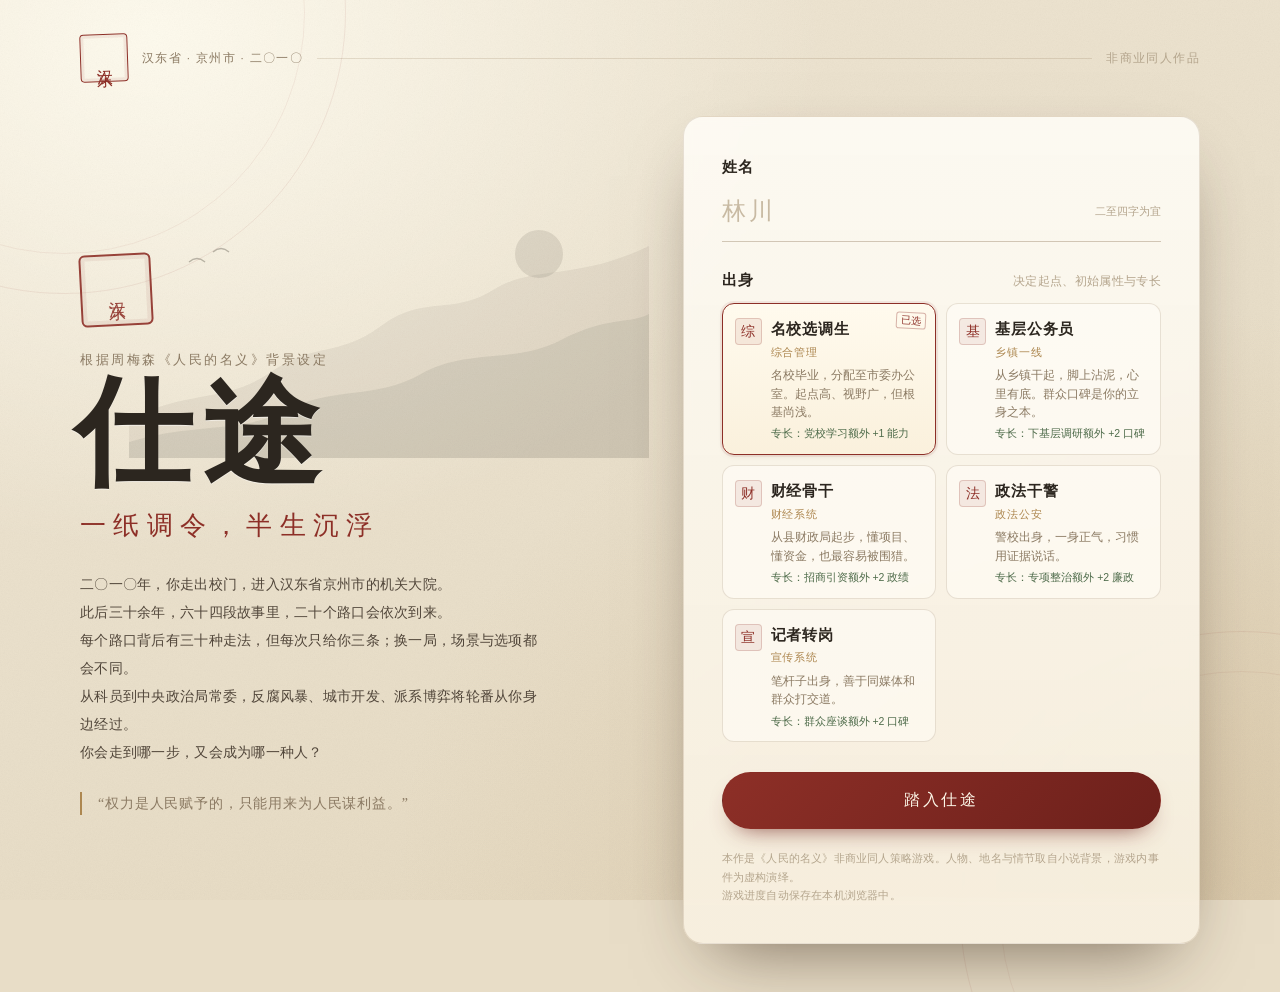
<file: index.html>
<!DOCTYPE html>
<html lang="zh-CN">
<head>
<meta charset="UTF-8">
<meta name="viewport" content="width=device-width, initial-scale=1, viewport-fit=cover">
<meta name="theme-color" content="#efe6d3">
<title>汉东仕途 · 人民的名义同人策略游戏</title>
<link rel="stylesheet" href="css/style.css">
</head>
<body>
<div class="stage-grain" aria-hidden="true"></div>
<div class="stage-ornament stage-ornament--tl" aria-hidden="true"></div>
<div class="stage-ornament stage-ornament--br" aria-hidden="true"></div>

<div id="app">

  <!-- ================= 开始页 ================= -->
  <section id="start-screen" class="screen start-screen">
    <div class="start-shell">
      <header class="start-topline">
        <span class="brand-mark">汉东</span>
        <span class="start-topline__text">汉东省 · 京州市 · 二〇一〇</span>
        <span class="start-topline__rule"></span>
        <span class="start-topline__note">非商业同人作品</span>
      </header>

      <div class="start-hero">
        <div class="start-hero__ink" aria-hidden="true">
          <svg viewBox="0 0 520 260" fill="none" xmlns="http://www.w3.org/2000/svg">
            <path d="M0 220 C70 190 96 205 142 174 C188 143 208 160 252 128 C296 96 322 118 364 92 C406 66 444 84 520 48 L520 260 L0 260 Z" fill="currentColor" opacity=".07"/>
            <path d="M0 244 C64 224 112 236 158 212 C204 188 246 202 292 176 C338 150 386 166 432 142 C478 118 502 126 520 116 L520 260 L0 260 Z" fill="currentColor" opacity=".1"/>
            <circle cx="410" cy="56" r="24" fill="currentColor" opacity=".12"/>
            <path d="M60 64 q8 -7 16 0 M84 54 q8 -7 16 0" stroke="currentColor" stroke-width="1.4" opacity=".35"/>
          </svg>
        </div>

        <div class="start-seal" aria-hidden="true">
          <span>汉东</span>
        </div>

        <p class="start-eyebrow">根据周梅森《人民的名义》背景设定</p>
        <h1 class="start-title">仕途</h1>
        <p class="start-subtitle">一纸调令，半生沉浮</p>
        <p class="start-lede">
          二〇一〇年，你走出校门，进入汉东省京州市的机关大院。<br>
          此后三十余年，六十四段故事里，二十个路口会依次到来。<br>
          每个路口背后有三十种走法，但每次只给你三条；换一局，场景与选项都会不同。<br>
          从科员到中央政治局常委，反腐风暴、城市开发、派系博弈将轮番从你身边经过。<br>
          你会走到哪一步，又会成为哪一种人？
        </p>
        <div class="start-quote">
          <span>“权力是人民赋予的，只能用来为人民谋利益。”</span>
        </div>
      </div>

      <div class="start-form">
        <div class="start-field">
          <label class="start-label" for="player-name">姓名</label>
          <div class="name-line">
            <input id="player-name" class="name-input" type="text" maxlength="8" placeholder="林川" autocomplete="off" spellcheck="false">
            <span class="name-line__hint">二至四字为宜</span>
          </div>
        </div>

        <div class="start-field">
          <div class="start-label-row">
            <span class="start-label">出身</span>
            <span class="start-label__hint">决定起点、初始属性与专长</span>
          </div>
          <div id="origin-grid" class="origin-grid"></div>
        </div>

        <div class="start-actions">
          <button id="btn-start" class="btn btn--primary btn--large" type="button">踏入仕途</button>
          <button id="btn-continue" class="btn btn--ghost btn--large hidden" type="button">继续上次仕途</button>
        </div>

        <p class="start-footnote">
          本作是《人民的名义》非商业同人策略游戏。人物、地名与情节取自小说背景，游戏内事件为虚构演绎。<br>
          游戏进度自动保存在本机浏览器中。
        </p>
      </div>
    </div>
  </section>

  <!-- ================= 游戏主界面 ================= -->
  <section id="game-screen" class="screen game-screen hidden">
    <header class="topbar">
      <div class="topbar__left">
        <span class="brand-mark brand-mark--small">汉东</span>
        <div class="topbar__title">
          <strong>汉东仕途</strong>
          <span id="topbar-place">汉东省 · 京州市</span>
        </div>
      </div>
      <div class="topbar__center">
        <span id="topbar-date">二〇一〇年 · 春</span>
        <span class="topbar__dot"></span>
        <span id="topbar-turn">第 1 年</span>
      </div>
      <div class="topbar__right">
        <button id="btn-save" class="icon-btn" type="button" title="存档" aria-label="存档">
          <span aria-hidden="true">存</span>
        </button>
        <button id="btn-help" class="icon-btn" type="button" title="玩法说明" aria-label="玩法说明">
          <span aria-hidden="true">?</span>
        </button>
      </div>
    </header>

    <div class="shell">
      <aside class="sidebar">
        <div id="sidebar-player" class="sidebar-card"></div>
        <div id="sidebar-rank" class="sidebar-card sidebar-card--rank"></div>
        <nav id="sidebar-nav" class="side-nav" aria-label="主导航"></nav>
        <div class="sidebar-foot">
          <span>汉东 · 京州</span>
          <span class="sidebar-foot__seal">为人民服务</span>
        </div>
      </aside>

      <main class="main">
        <section id="tab-career" class="tab-panel" data-panel="career"></section>
        <section id="tab-affairs" class="tab-panel hidden" data-panel="affairs"></section>
        <section id="tab-relations" class="tab-panel hidden" data-panel="relations"></section>
        <section id="tab-family" class="tab-panel hidden" data-panel="family"></section>
        <section id="tab-archive" class="tab-panel hidden" data-panel="archive"></section>
      </main>
    </div>

    <nav id="bottom-nav" class="bottom-nav" aria-label="移动端导航"></nav>
  </section>

  <!-- ================= 结局页 ================= -->
  <section id="ending-screen" class="screen ending-screen hidden">
    <div id="ending-content" class="ending-shell"></div>
  </section>
</div>

<div id="modal-root" class="modal-root" aria-live="polite"></div>
<div id="toast-root" class="toast-root" aria-live="polite"></div>

<script src="js/data.js"></script>
<script src="js/scenes.js"></script>
<script src="js/game.js"></script>
</body>
</html>
</file>
<file: css/style.css>
/* =========================================================
   汉东仕途 · 视觉系统
   纸本、朱印、墨线、宋体
   ========================================================= */

:root{
  --paper: #efe5d1;
  --paper-warm: #e9ddc5;
  --paper-2: #fbf6e9;
  --paper-3: #f5edda;
  --paper-4: #fffdf7;
  --ink: #2c261f;
  --ink-soft: #51463a;
  --muted: #8b7a63;
  --faint: #b4a58d;
  --red: #8d2f27;
  --red-deep: #6d201b;
  --red-soft: #b24b3e;
  --gold: #ad8750;
  --gold-soft: #d8c39a;
  --green: #4e6b4a;
  --blue: #4f6574;
  --line: rgba(116, 88, 52, .16);
  --line-strong: rgba(116, 88, 52, .3);
  --shadow-sm: 0 2px 10px -6px rgba(65, 44, 22, .4);
  --shadow: 0 18px 42px -30px rgba(65, 44, 22, .6);
  --shadow-lg: 0 30px 70px -30px rgba(50, 33, 18, .65);
  --serif: "Songti SC", "STSong", "Noto Serif SC", "Source Han Serif SC", "SimSun", serif;
  --sans: "PingFang SC", "Hiragino Sans GB", "Microsoft YaHei", "Noto Sans SC", sans-serif;
  --radius: 16px;
  --radius-sm: 11px;
  --nav-h: 66px;
  --safe-b: env(safe-area-inset-bottom, 0px);
}

*, *::before, *::after{ box-sizing: border-box; }

html{ -webkit-text-size-adjust: 100%; }

body{
  margin: 0;
  min-height: 100vh;
  color: var(--ink);
  font-family: var(--sans);
  font-size: 15px;
  line-height: 1.65;
  background-color: #e8ddc7;
  background-image:
    radial-gradient(ellipse at 12% 4%, rgba(255, 252, 240, .9), transparent 42%),
    radial-gradient(ellipse at 88% 96%, rgba(173, 135, 80, .18), transparent 46%),
    linear-gradient(160deg, #efe6d4 0%, #e9dfca 55%, #e4d7bd 100%);
  background-attachment: fixed;
  overflow-x: hidden;
}

body.modal-open{ overflow: hidden; }

button, input{ font: inherit; color: inherit; }
button{ cursor: pointer; }
button:disabled{ cursor: not-allowed; }
a{ color: inherit; }
h1,h2,h3,h4,p{ margin: 0; }
ul{ margin: 0; padding: 0; list-style: none; }

::selection{ background: rgba(141, 47, 39, .18); }

.hidden{ display: none !important; }

/* 纸张颗粒 */
.stage-grain{
  position: fixed;
  inset: 0;
  z-index: 0;
  pointer-events: none;
  opacity: .38;
  mix-blend-mode: multiply;
  background-image: url("data:image/svg+xml,%3Csvg xmlns='http://www.w3.org/2000/svg' width='180' height='180'%3E%3Cfilter id='n'%3E%3CfeTurbulence type='fractalNoise' baseFrequency='.82' numOctaves='3' stitchTiles='stitch'/%3E%3CfeColorMatrix type='saturate' values='0'/%3E%3C/filter%3E%3Crect width='180' height='180' filter='url(%23n)' opacity='.16'/%3E%3C/svg%3E");
}

.stage-ornament{
  position: fixed;
  z-index: 0;
  width: 44vw;
  height: 44vw;
  border: 1px solid rgba(141, 47, 39, .08);
  border-radius: 50%;
  pointer-events: none;
}
.stage-ornament::after{
  content: "";
  position: absolute;
  inset: 7%;
  border: 1px solid rgba(141, 47, 39, .06);
  border-radius: 50%;
}
.stage-ornament--tl{ left: -17vw; top: -21vw; }
.stage-ornament--br{ right: -19vw; bottom: -23vw; }

#app{ position: relative; z-index: 1; }
.screen{ min-height: 100vh; }

/* =========================================================
   通用组件
   ========================================================= */
.btn{
  display: inline-flex;
  align-items: center;
  justify-content: center;
  gap: 8px;
  border: 1px solid var(--line-strong);
  background: transparent;
  color: var(--ink);
  border-radius: 999px;
  padding: 10px 20px;
  font-size: 14px;
  letter-spacing: .04em;
  transition: background .2s, border-color .2s, color .2s, transform .2s, box-shadow .2s;
}
.btn:not(:disabled):hover{ border-color: var(--red); color: var(--red-deep); background: rgba(141,47,39,.05); }
.btn:not(:disabled):active{ transform: translateY(1px); }
.btn:disabled{ opacity: .45; }

.btn--primary{
  background: linear-gradient(135deg, var(--red), var(--red-deep));
  color: #fdf7e8;
  border-color: transparent;
  box-shadow: 0 12px 24px -14px rgba(109, 32, 27, .85);
}
.btn--primary:not(:disabled):hover{
  background: linear-gradient(135deg, #9a372e, #7a251f);
  color: #fffdf4;
  box-shadow: 0 16px 28px -14px rgba(109, 32, 27, .9);
}
.btn--ghost{ background: rgba(255, 253, 247, .55); }
.btn--large{ padding: 14px 34px; font-size: 16px; letter-spacing: .16em; }
.btn--small{ padding: 7px 13px; font-size: 12.5px; }
.btn--block{ width: 100%; }

.icon-btn{
  width: 38px;
  height: 38px;
  border-radius: 50%;
  border: 1px solid var(--line);
  background: rgba(255, 253, 247, .6);
  color: var(--ink-soft);
  display: inline-flex;
  align-items: center;
  justify-content: center;
  font-family: var(--serif);
  font-size: 15px;
  transition: .2s;
}
.icon-btn:hover{ border-color: var(--red); color: var(--red); background: var(--paper-4); }

.brand-mark{
  display: inline-flex;
  align-items: center;
  justify-content: center;
  width: 48px;
  height: 48px;
  border: 1.5px solid var(--red);
  color: var(--red);
  font-family: var(--serif);
  font-size: 16px;
  letter-spacing: .08em;
  line-height: 1.1;
  border-radius: 4px;
  transform: rotate(-2deg);
  box-shadow: inset 0 0 0 3px rgba(141,47,39,.08);
  writing-mode: vertical-rl;
  text-orientation: upright;
}
.brand-mark--small{
  width: 34px;
  height: 34px;
  font-size: 12px;
  border-radius: 3px;
  letter-spacing: .04em;
  box-shadow: inset 0 0 0 2px rgba(141,47,39,.08);
}

.card{
  position: relative;
  background: linear-gradient(180deg, rgba(255,253,247,.92), rgba(250,244,231,.94));
  border: 1px solid var(--line);
  border-radius: var(--radius);
  box-shadow: var(--shadow);
}
.card + .card{ margin-top: 18px; }

.section-head{
  display: flex;
  align-items: flex-start;
  justify-content: space-between;
  gap: 16px;
  margin-bottom: 16px;
}
.section-title{
  position: relative;
  padding-left: 13px;
  font-family: var(--serif);
  font-size: 19px;
  font-weight: 700;
  letter-spacing: .06em;
  color: var(--ink);
  line-height: 1.4;
}
.section-title::before{
  content: "";
  position: absolute;
  left: 0;
  top: .25em;
  bottom: .18em;
  width: 4px;
  border-radius: 2px;
  background: var(--red);
}
.section-sub{
  margin-top: 4px;
  color: var(--muted);
  font-size: 12.5px;
  letter-spacing: .04em;
}
.section-aside{
  color: var(--muted);
  font-size: 12.5px;
  white-space: nowrap;
  padding-top: 3px;
}

.pill{
  display: inline-flex;
  align-items: center;
  gap: 4px;
  padding: 2px 9px;
  border-radius: 999px;
  background: rgba(173,135,80,.1);
  border: 1px solid rgba(173,135,80,.25);
  color: #84663b;
  font-size: 11.5px;
  line-height: 1.7;
  white-space: nowrap;
}
.pill--red{ background: rgba(141,47,39,.08); border-color: rgba(141,47,39,.22); color: var(--red); }
.pill--green{ background: rgba(78,107,74,.09); border-color: rgba(78,107,74,.22); color: var(--green); }
.pill--blue{ background: rgba(79,101,116,.09); border-color: rgba(79,101,116,.22); color: var(--blue); }
.pill--ink{ background: rgba(44,38,31,.06); border-color: rgba(44,38,31,.16); color: var(--ink-soft); }

.divider{
  height: 1px;
  background: linear-gradient(90deg, transparent, var(--line-strong), transparent);
  margin: 16px 0;
}

.muted{ color: var(--muted); }
.serif{ font-family: var(--serif); }
.small{ font-size: 12.5px; }

/* =========================================================
   开始页
   ========================================================= */
.start-screen{
  display: flex;
  align-items: center;
  justify-content: center;
  padding: 34px 26px 48px;
}
.start-shell{
  width: min(1120px, 100%);
  display: grid;
  grid-template-columns: 1.02fr .98fr;
  grid-template-areas:
    "top top"
    "hero form";
  column-gap: clamp(30px, 5vw, 74px);
  row-gap: 34px;
  align-items: center;
}
.start-topline{
  grid-area: top;
  display: flex;
  align-items: center;
  gap: 14px;
  color: var(--muted);
  font-size: 11.5px;
  letter-spacing: .12em;
  text-transform: uppercase;
}
.start-topline__rule{ flex: 1; height: 1px; background: var(--line); }
.start-topline__note{ color: var(--faint); }

.start-hero{
  grid-area: hero;
  position: relative;
  padding: 20px 0 12px;
}
.start-hero__ink{
  position: absolute;
  top: -36px;
  right: -30px;
  width: min(520px, 104%);
  color: var(--ink);
  opacity: .85;
  z-index: -1;
}
.start-hero__ink svg{ width: 100%; height: auto; display: block; }

.start-seal{
  width: 72px;
  height: 72px;
  border: 2px solid var(--red);
  border-radius: 6px;
  color: var(--red);
  display: flex;
  align-items: center;
  justify-content: center;
  font-family: var(--serif);
  font-size: 17px;
  letter-spacing: .12em;
  line-height: 1.35;
  writing-mode: vertical-rl;
  text-orientation: upright;
  transform: rotate(-3deg);
  box-shadow: inset 0 0 0 4px rgba(141,47,39,.08);
  margin-bottom: 24px;
  opacity: .9;
}

.start-eyebrow{
  font-size: 12.5px;
  letter-spacing: .2em;
  color: var(--muted);
  margin-bottom: 10px;
}
.start-title{
  font-family: var(--serif);
  font-weight: 700;
  font-size: clamp(74px, 9.5vw, 118px);
  line-height: .92;
  letter-spacing: .08em;
  color: var(--ink);
  margin-left: -.05em;
  text-shadow: 0 1px 0 rgba(255,255,255,.5);
}
.start-subtitle{
  font-family: var(--serif);
  font-size: clamp(19px, 2.2vw, 26px);
  letter-spacing: .28em;
  color: var(--red);
  margin: 16px 0 22px;
}
.start-lede{
  max-width: 470px;
  color: var(--ink-soft);
  font-size: 14px;
  line-height: 2;
  letter-spacing: .02em;
}
.start-quote{
  margin-top: 26px;
  padding-left: 16px;
  border-left: 2px solid var(--gold);
  font-family: var(--serif);
  font-size: 14px;
  color: var(--muted);
  letter-spacing: .06em;
}

.start-form{
  grid-area: form;
  background: linear-gradient(180deg, rgba(255,253,247,.86), rgba(248,240,224,.9));
  border: 1px solid var(--line);
  border-radius: 20px;
  padding: clamp(24px, 3.2vw, 38px);
  box-shadow: var(--shadow-lg);
  backdrop-filter: blur(4px);
}
.start-field + .start-field{ margin-top: 26px; }
.start-label{
  display: block;
  font-family: var(--serif);
  font-size: 15px;
  font-weight: 700;
  letter-spacing: .12em;
  color: var(--ink);
}
.start-label-row{ display: flex; align-items: baseline; justify-content: space-between; gap: 12px; margin-bottom: 10px; }
.start-label__hint{ font-size: 11.5px; color: var(--faint); letter-spacing: .03em; }

.name-line{
  display: flex;
  align-items: center;
  gap: 14px;
  margin-top: 8px;
  border-bottom: 1px solid var(--line-strong);
  padding-bottom: 6px;
  transition: border-color .2s;
}
.name-line:focus-within{ border-color: var(--red); }
.name-input{
  flex: 1;
  min-width: 0;
  border: 0;
  outline: 0;
  background: transparent;
  font-family: var(--serif);
  font-size: 24px;
  letter-spacing: .14em;
  color: var(--ink);
  padding: 4px 0;
}
.name-input::placeholder{ color: #c8baa3; }
.name-line__hint{ font-size: 11px; color: var(--faint); white-space: nowrap; }

.origin-grid{
  display: grid;
  grid-template-columns: repeat(2, minmax(0, 1fr));
  gap: 10px;
}
.origin-card{
  position: relative;
  text-align: left;
  border: 1px solid var(--line);
  background: rgba(255,253,247,.55);
  border-radius: 12px;
  padding: 13px 14px 12px 48px;
  min-height: 96px;
  transition: border-color .2s, background .2s, box-shadow .2s, transform .2s;
}
.origin-card:hover{ border-color: rgba(141,47,39,.45); background: var(--paper-4); transform: translateY(-1px); }
.origin-card.is-selected{
  border-color: var(--red);
  background: linear-gradient(180deg, rgba(255,250,238,.96), rgba(250,240,220,.96));
  box-shadow: 0 0 0 2px rgba(141,47,39,.08), var(--shadow-sm);
}
.origin-card.is-selected::after{
  content: "已选";
  position: absolute;
  top: 8px;
  right: 9px;
  font-size: 10px;
  color: var(--red);
  border: 1px solid rgba(141,47,39,.35);
  border-radius: 3px;
  padding: 0 4px;
  line-height: 1.5;
  transform: rotate(3deg);
}
.origin-card__badge{
  position: absolute;
  left: 12px;
  top: 14px;
  width: 27px;
  height: 27px;
  border-radius: 4px;
  background: rgba(141,47,39,.08);
  border: 1px solid rgba(141,47,39,.2);
  color: var(--red);
  display: flex;
  align-items: center;
  justify-content: center;
  font-family: var(--serif);
  font-size: 14px;
}
.origin-card__name{
  display: block;
  font-family: var(--serif);
  font-size: 15px;
  font-weight: 700;
  letter-spacing: .05em;
  margin-bottom: 2px;
}
.origin-card__tag{ display: block; font-size: 10.5px; color: var(--gold); letter-spacing: .08em; }
.origin-card__desc{ display: block; margin-top: 5px; font-size: 11.5px; line-height: 1.6; color: var(--muted); }
.origin-card__perk{
  display: block;
  margin-top: 5px;
  font-size: 10.5px;
  color: var(--green);
  line-height: 1.5;
}

.start-actions{ display: flex; gap: 12px; margin-top: 30px; flex-wrap: wrap; }
.start-actions .btn{ flex: 1; min-width: 150px; }
.start-footnote{
  margin-top: 20px;
  color: var(--faint);
  font-size: 10.5px;
  line-height: 1.8;
  letter-spacing: .02em;
}

/* =========================================================
   顶栏
   ========================================================= */
.topbar{
  position: sticky;
  top: 0;
  z-index: 30;
  display: flex;
  align-items: center;
  justify-content: space-between;
  gap: 18px;
  padding: 12px clamp(16px, 3vw, 34px);
  background: rgba(239, 229, 209, .82);
  border-bottom: 1px solid var(--line);
  backdrop-filter: blur(14px) saturate(1.1);
}
.topbar__left{ display: flex; align-items: center; gap: 12px; min-width: 0; }
.topbar__title{ display: flex; flex-direction: column; line-height: 1.25; min-width: 0; }
.topbar__title strong{ font-family: var(--serif); font-size: 16px; letter-spacing: .12em; }
.topbar__title span{ font-size: 10.5px; color: var(--muted); letter-spacing: .1em; white-space: nowrap; overflow: hidden; text-overflow: ellipsis; }
.topbar__center{
  display: flex;
  align-items: center;
  gap: 10px;
  color: var(--ink-soft);
  font-family: var(--serif);
  font-size: 13px;
  letter-spacing: .12em;
}
.topbar__dot{ width: 3px; height: 3px; border-radius: 50%; background: var(--red); opacity: .7; }
.topbar__right{ display: flex; align-items: center; gap: 8px; }

/* =========================================================
   主布局 / 侧栏
   ========================================================= */
.shell{
  width: min(1280px, 100%);
  margin: 0 auto;
  padding: 26px clamp(16px, 3vw, 34px) 50px;
  display: grid;
  grid-template-columns: 298px minmax(0, 1fr);
  gap: 26px;
  align-items: start;
}
.sidebar{
  position: sticky;
  top: 86px;
  display: flex;
  flex-direction: column;
  gap: 14px;
}
.sidebar-card{
  background: linear-gradient(180deg, rgba(255,253,247,.88), rgba(249,242,228,.9));
  border: 1px solid var(--line);
  border-radius: var(--radius);
  box-shadow: var(--shadow);
  padding: 18px;
}
.sidebar-card--rank{ padding: 15px 18px; }

.side-player{ display: flex; gap: 13px; align-items: center; }
.avatar{
  flex: 0 0 auto;
  width: 54px;
  height: 54px;
  border-radius: 50%;
  background:
    radial-gradient(circle at 35% 28%, rgba(255,255,255,.28), transparent 42%),
    linear-gradient(145deg, #994036, #6d201b);
  color: #f7ecd6;
  display: flex;
  align-items: center;
  justify-content: center;
  font-family: var(--serif);
  font-size: 24px;
  border: 1px solid rgba(109,32,27,.55);
  box-shadow: inset 0 0 0 3px rgba(255,246,226,.18), 0 5px 14px -8px rgba(70,30,20,.8);
}
.avatar--small{ width: 42px; height: 42px; font-size: 18px; }
.avatar--ghost{
  background: rgba(116,88,52,.08);
  border-color: var(--line);
  color: var(--faint);
  box-shadow: none;
  font-size: 16px;
}
.side-player__name{
  font-family: var(--serif);
  font-size: 22px;
  letter-spacing: .08em;
  line-height: 1.2;
}
.side-player__meta{ margin-top: 3px; color: var(--muted); font-size: 11.5px; letter-spacing: .04em; }
.side-player__pos{ margin-top: 6px; font-size: 12.5px; color: var(--ink-soft); line-height: 1.45; }

.side-rank__row{ display: flex; align-items: center; justify-content: space-between; gap: 8px; }
.side-rank__label{ font-size: 10.5px; letter-spacing: .14em; color: var(--muted); }
.side-rank__level{ font-family: var(--serif); font-size: 15px; color: var(--red); }
.mini-progress{
  height: 4px;
  border-radius: 99px;
  background: rgba(116,88,52,.12);
  overflow: hidden;
  margin-top: 8px;
}
.mini-progress span{
  display: block;
  height: 100%;
  border-radius: inherit;
  background: linear-gradient(90deg, var(--gold), var(--red));
  transition: width .5s ease;
}
.side-rank__meta{ display: flex; justify-content: space-between; margin-top: 6px; font-size: 10.5px; color: var(--faint); }

.side-nav{ display: flex; flex-direction: column; gap: 4px; }
.side-nav__item{
  display: flex;
  align-items: center;
  gap: 11px;
  width: 100%;
  border: 1px solid transparent;
  background: transparent;
  border-radius: 10px;
  padding: 9px 12px;
  color: var(--ink-soft);
  font-size: 13.5px;
  letter-spacing: .06em;
  text-align: left;
  transition: .18s;
}
.side-nav__item:hover{ background: rgba(255,253,247,.6); border-color: var(--line); }
.side-nav__item.is-active{
  background: rgba(141,47,39,.07);
  border-color: rgba(141,47,39,.18);
  color: var(--red-deep);
  font-weight: 600;
}
.side-nav__icon{
  width: 25px;
  height: 25px;
  border-radius: 5px;
  border: 1px solid rgba(116,88,52,.2);
  display: inline-flex;
  align-items: center;
  justify-content: center;
  font-family: var(--serif);
  font-size: 12.5px;
  color: var(--muted);
  background: rgba(255,253,247,.5);
}
.side-nav__item.is-active .side-nav__icon{ border-color: rgba(141,47,39,.3); color: var(--red); background: rgba(141,47,39,.05); }
.side-nav__badge{
  margin-left: auto;
  min-width: 18px;
  height: 18px;
  border-radius: 99px;
  background: var(--red);
  color: #fff7e8;
  font-size: 10px;
  display: inline-flex;
  align-items: center;
  justify-content: center;
  padding: 0 5px;
}

.sidebar-foot{
  display: flex;
  align-items: center;
  justify-content: space-between;
  padding: 4px 6px 0;
  color: var(--faint);
  font-size: 10px;
  letter-spacing: .1em;
}
.sidebar-foot__seal{
  border: 1px solid rgba(141,47,39,.25);
  color: rgba(141,47,39,.65);
  padding: 2px 5px;
  border-radius: 2px;
  font-family: var(--serif);
  letter-spacing: .02em;
  transform: rotate(-2deg);
}

.main{ min-width: 0; }
.tab-panel{ animation: panelIn .32s ease both; }
@keyframes panelIn{ from{ opacity: 0; transform: translateY(6px); } to{ opacity: 1; transform: none; } }

/* =========================================================
   仕途主界面
   ========================================================= */
.hero-card{
  position: relative;
  overflow: hidden;
  border-radius: 18px;
  padding: clamp(20px, 2.6vw, 30px);
  color: #f8eed9;
  background:
    radial-gradient(circle at 86% 8%, rgba(255, 226, 170, .2), transparent 34%),
    linear-gradient(135deg, #93362d 0%, #7d2822 48%, #611b17 100%);
  border: 1px solid rgba(74, 22, 18, .55);
  box-shadow: 0 26px 50px -30px rgba(74, 22, 18, .85);
}
.hero-card::before{
  content: "";
  position: absolute;
  right: -60px;
  bottom: -95px;
  width: 260px;
  height: 260px;
  border: 1px solid rgba(255, 235, 196, .12);
  border-radius: 50%;
  box-shadow: 0 0 0 18px rgba(255, 235, 196, .035), 0 0 0 40px rgba(255, 235, 196, .02);
}
.hero-card::after{
  content: "汉东";
  position: absolute;
  right: 24px;
  bottom: 12px;
  font-family: var(--serif);
  font-size: 68px;
  line-height: 1;
  letter-spacing: .1em;
  color: rgba(255, 235, 196, .06);
  pointer-events: none;
}
.hero-top{ position: relative; display: flex; gap: 18px; align-items: center; }
.hero-avatar{
  flex: 0 0 auto;
  width: 74px;
  height: 74px;
  border-radius: 50%;
  display: flex;
  align-items: center;
  justify-content: center;
  font-family: var(--serif);
  font-size: 32px;
  color: #6d201b;
  background: radial-gradient(circle at 35% 28%, #fffdf2, #e6d2a9 72%);
  border: 1px solid rgba(255, 244, 218, .7);
  box-shadow: inset 0 0 0 4px rgba(109,32,27,.08), 0 8px 20px -12px rgba(0,0,0,.7);
}
.hero-id{ min-width: 0; flex: 1; }
.hero-name-row{ display: flex; align-items: baseline; gap: 12px; flex-wrap: wrap; }
.hero-name{
  font-family: var(--serif);
  font-size: clamp(27px, 3.2vw, 36px);
  font-weight: 700;
  letter-spacing: .1em;
  line-height: 1.15;
}
.hero-age{ font-size: 12px; color: rgba(255, 240, 216, .65); letter-spacing: .08em; }
.hero-position{
  margin-top: 5px;
  font-size: 14px;
  color: rgba(255, 243, 220, .92);
  letter-spacing: .04em;
  line-height: 1.55;
}
.hero-tags{ display: flex; flex-wrap: wrap; gap: 7px; margin-top: 11px; }
.hero-tag{
  display: inline-flex;
  align-items: center;
  padding: 2px 9px;
  border-radius: 3px;
  font-size: 10.5px;
  letter-spacing: .06em;
  color: rgba(255, 244, 222, .9);
  border: 1px solid rgba(255, 240, 210, .22);
  background: rgba(255, 246, 224, .06);
}
.hero-tag--gold{ color: #f2d99d; border-color: rgba(242,217,157,.35); }
.hero-tag--alert{ color: #ffd9cf; border-color: rgba(255,150,120,.55); background: rgba(150,32,20,.42); }
.hero-seal{
  position: absolute;
  right: 20px;
  top: 18px;
  width: 58px;
  height: 58px;
  border: 2px solid rgba(255, 236, 198, .48);
  border-radius: 5px;
  display: flex;
  align-items: center;
  justify-content: center;
  font-family: var(--serif);
  font-size: 12px;
  line-height: 1.3;
  letter-spacing: .1em;
  color: rgba(255, 242, 214, .72);
  writing-mode: vertical-rl;
  text-orientation: upright;
  transform: rotate(4deg);
  opacity: .8;
}
.hero-blessing{
  position: relative;
  margin-top: 22px;
  padding-top: 15px;
  border-top: 1px solid rgba(255, 240, 214, .16);
  display: flex;
  align-items: center;
  justify-content: space-between;
  gap: 14px;
  color: rgba(255, 243, 222, .72);
  font-size: 11.5px;
  letter-spacing: .04em;
}
.hero-blessing__quote{ font-family: var(--serif); font-size: 13px; color: rgba(255, 243, 222, .9); }

.stat-grid{
  display: grid;
  grid-template-columns: repeat(4, minmax(0, 1fr));
  gap: 10px;
  margin-top: 18px;
}
.stat-cell{
  position: relative;
  background: linear-gradient(180deg, rgba(255,253,247,.92), rgba(250,244,231,.88));
  border: 1px solid var(--line);
  border-radius: 12px;
  padding: 12px 13px 11px;
  box-shadow: var(--shadow-sm);
  overflow: hidden;
}
.stat-cell::after{
  content: "";
  position: absolute;
  left: 0;
  top: 0;
  bottom: 0;
  width: 2px;
  background: var(--c, var(--red));
  opacity: .55;
}
.stat-cell__top{ display: flex; align-items: center; justify-content: space-between; gap: 6px; }
.stat-cell__name{ font-family: var(--serif); font-size: 13px; font-weight: 700; letter-spacing: .08em; }
.stat-cell__num{ font-family: var(--serif); font-size: 22px; line-height: 1; color: var(--c, var(--red)); }
.stat-cell__bar{ height: 3px; border-radius: 99px; background: rgba(116,88,52,.1); overflow: hidden; margin-top: 9px; }
.stat-cell__bar span{ display: block; height: 100%; border-radius: inherit; background: var(--c, var(--red)); opacity: .8; transition: width .55s ease; }
.stat-cell__desc{ margin-top: 5px; font-size: 9.5px; color: var(--faint); letter-spacing: .02em; white-space: nowrap; overflow: hidden; text-overflow: ellipsis; }

.content-grid{
  display: grid;
  grid-template-columns: minmax(0, 1.45fr) minmax(280px, .78fr);
  gap: 18px;
  margin-top: 18px;
  align-items: start;
}
.content-col{ min-width: 0; }
.content-col > .card + .card{ margin-top: 18px; }

/* 廉政 */
.integrity-card{ padding: 20px; }
.integrity-top{ display: flex; align-items: flex-start; justify-content: space-between; gap: 12px; }
.integrity-score{ display: flex; align-items: baseline; gap: 5px; }
.integrity-score strong{ font-family: var(--serif); font-size: 34px; line-height: 1; color: var(--risk, var(--green)); }
.integrity-score span{ font-size: 10px; color: var(--faint); letter-spacing: .08em; }
.integrity-meters{ margin-top: 16px; display: grid; gap: 12px; }
.meter-row__head{ display: flex; align-items: center; justify-content: space-between; font-size: 11.5px; color: var(--muted); margin-bottom: 5px; }
.meter-row__head b{ font-weight: 600; color: var(--ink-soft); font-family: var(--serif); }
.meter{ height: 6px; border-radius: 99px; background: rgba(116,88,52,.1); overflow: hidden; }
.meter > span{ display: block; height: 100%; border-radius: inherit; transition: width .55s ease; }
.meter--safe > span{ background: linear-gradient(90deg, #6e8a64, #4e6b4a); }
.meter--risk > span{ background: linear-gradient(90deg, #c48a54, #9b3b30); }
.integrity-note{
  margin-top: 14px;
  padding: 10px 12px;
  border-radius: 8px;
  background: rgba(78,107,74,.06);
  border: 1px solid rgba(78,107,74,.14);
  color: #4f6149;
  font-size: 11.5px;
  line-height: 1.7;
}
.integrity-note--warn{ background: rgba(141,47,39,.06); border-color: rgba(141,47,39,.18); color: var(--red-deep); }

/* 行动 */
.actions-card{ padding: 20px; }
.ap-row{
  display: flex;
  align-items: center;
  justify-content: space-between;
  gap: 12px;
  padding: 11px 13px;
  border-radius: 10px;
  background: rgba(173,135,80,.07);
  border: 1px solid rgba(173,135,80,.16);
  margin-bottom: 15px;
}
.ap-label{ font-size: 11.5px; color: var(--muted); letter-spacing: .06em; }
.ap-dots{ display: flex; gap: 5px; align-items: center; }
.ap-dot{ width: 9px; height: 9px; border-radius: 50%; background: var(--red); box-shadow: 0 0 0 3px rgba(141,47,39,.08); }
.ap-dot.is-empty{ background: rgba(116,88,52,.14); box-shadow: none; }
.ap-count{ font-family: var(--serif); font-size: 14px; color: var(--ink-soft); margin-left: 5px; }

.action-group + .action-group{ margin-top: 16px; }
.action-group__head{
  display: flex;
  align-items: center;
  gap: 8px;
  margin-bottom: 9px;
  color: var(--muted);
  font-size: 11px;
  letter-spacing: .14em;
}
.action-group__head::after{ content: ""; flex: 1; height: 1px; background: var(--line); }
.action-grid{ display: grid; grid-template-columns: repeat(3, minmax(0, 1fr)); gap: 9px; }
.action-card{
  position: relative;
  text-align: left;
  border: 1px solid var(--line);
  background: rgba(255,253,247,.6);
  border-radius: 11px;
  padding: 11px 11px 10px;
  min-height: 112px;
  transition: .18s;
}
.action-card:not(:disabled):hover{
  border-color: rgba(141,47,39,.4);
  background: var(--paper-4);
  transform: translateY(-1px);
  box-shadow: var(--shadow-sm);
}
.action-card:disabled{ opacity: .45; }
.action-card__top{ display: flex; align-items: flex-start; gap: 8px; }
.action-icon{
  flex: 0 0 auto;
  width: 26px;
  height: 26px;
  border-radius: 5px;
  border: 1px solid rgba(141,47,39,.18);
  background: rgba(141,47,39,.05);
  color: var(--red);
  display: flex;
  align-items: center;
  justify-content: center;
  font-family: var(--serif);
  font-size: 13px;
}
.action-card__name{ font-family: var(--serif); font-size: 13.5px; font-weight: 700; letter-spacing: .04em; line-height: 1.4; padding-top: 2px; }
.action-card__desc{ margin-top: 7px; font-size: 10.5px; line-height: 1.55; color: var(--muted); min-height: 32px; }
.action-card__tags{ display: flex; flex-wrap: wrap; gap: 4px; margin-top: 7px; }
.action-tag{ font-size: 9px; color: var(--gold); border: 1px solid rgba(173,135,80,.28); border-radius: 2px; padding: 0 4px; line-height: 1.6; }
.action-tag--neg{ color: var(--red); border-color: rgba(141,47,39,.22); }

.year-end-bar{
  margin-top: 18px;
  padding: 15px;
  border-radius: 12px;
  background: linear-gradient(180deg, rgba(255,253,247,.86), rgba(247,238,220,.9));
  border: 1px solid var(--line);
  display: flex;
  align-items: center;
  justify-content: space-between;
  gap: 14px;
}
.year-end-bar__text strong{ display: block; font-family: var(--serif); font-size: 15px; letter-spacing: .06em; }
.year-end-bar__text span{ display: block; margin-top: 2px; font-size: 10.5px; color: var(--muted); }
.year-end-bar .btn{ flex: 0 0 auto; }

/* 大事记 */
.timeline-card{ padding: 20px; }
.timeline{ position: relative; padding-left: 20px; }
.timeline::before{
  content: "";
  position: absolute;
  left: 5px;
  top: 6px;
  bottom: 6px;
  width: 1px;
  background: linear-gradient(180deg, rgba(141,47,39,.38), rgba(141,47,39,.06));
}
.timeline-item{ position: relative; padding: 0 0 16px 0; }
.timeline-item:last-child{ padding-bottom: 0; }
.timeline-item::before{
  content: "";
  position: absolute;
  left: -19px;
  top: 6px;
  width: 7px;
  height: 7px;
  border-radius: 50%;
  background: var(--paper-4);
  border: 1.5px solid var(--red);
  box-shadow: 0 0 0 3px rgba(141,47,39,.06);
}
.timeline-item--now::before{ background: var(--red); }
.timeline-item__year{
  font-family: var(--serif);
  font-size: 12px;
  color: var(--red);
  letter-spacing: .08em;
  margin-bottom: 1px;
}
.timeline-item__title{ font-size: 12.5px; font-weight: 600; color: var(--ink-soft); line-height: 1.5; }
.timeline-item__desc{ margin-top: 2px; font-size: 11px; color: var(--muted); line-height: 1.6; }
.timeline-empty{ color: var(--faint); font-size: 12px; padding: 8px 0 8px 2px; }

/* 关系速览 */
.mini-relations{ display: grid; gap: 9px; }
.mini-rel{ display: flex; align-items: center; gap: 9px; }
.mini-rel .avatar{ width: 34px; height: 34px; font-size: 14px; }
.mini-rel__main{ flex: 1; min-width: 0; }
.mini-rel__name{ font-size: 12px; font-weight: 600; color: var(--ink-soft); }
.mini-rel__title{ font-size: 9.5px; color: var(--faint); white-space: nowrap; overflow: hidden; text-overflow: ellipsis; }
.mini-rel__bar{ width: 70px; height: 3px; border-radius: 99px; background: rgba(116,88,52,.1); overflow: hidden; flex: 0 0 auto; }
.mini-rel__bar span{ display: block; height: 100%; background: var(--gold); border-radius: inherit; }

/* =========================================================
   政务 / 关系 / 家族 / 档案
   ========================================================= */
.page-card{ padding: clamp(18px, 2.4vw, 26px); }

.affairs-overview{
  display: grid;
  grid-template-columns: repeat(3, minmax(0, 1fr));
  gap: 10px;
  margin-bottom: 18px;
}
.overview-cell{
  border: 1px solid var(--line);
  border-radius: 11px;
  background: rgba(255,253,247,.55);
  padding: 13px 14px;
}
.overview-cell__label{ font-size: 10.5px; color: var(--muted); letter-spacing: .08em; }
.overview-cell__value{ margin-top: 3px; font-family: var(--serif); font-size: 18px; color: var(--ink); }
.overview-cell__value small{ font-size: 10px; color: var(--faint); font-family: var(--sans); margin-left: 3px; }

.promo-panel{
  border: 1px solid var(--line);
  border-radius: 12px;
  padding: 16px;
  background: rgba(255,253,247,.5);
}
.promo-row{ display: grid; grid-template-columns: 88px 1fr 70px; align-items: center; gap: 10px; margin-top: 10px; }
.promo-row:first-child{ margin-top: 0; }
.promo-row__label{ font-size: 11.5px; color: var(--muted); }
.promo-row__bar{ height: 6px; border-radius: 99px; background: rgba(116,88,52,.11); overflow: hidden; }
.promo-row__bar span{ display: block; height: 100%; border-radius: inherit; background: linear-gradient(90deg, var(--gold-soft), var(--gold)); transition: width .5s; }
.promo-row__bar--red span{ background: linear-gradient(90deg, #c47a68, var(--red)); }
.promo-row__num{ text-align: right; font-family: var(--serif); font-size: 12.5px; color: var(--ink-soft); }
.promo-tip{ margin-top: 12px; font-size: 11.5px; color: var(--muted); line-height: 1.7; }

.faction-grid{ display: grid; grid-template-columns: repeat(3, minmax(0,1fr)); gap: 10px; margin-bottom: 18px; }
.faction-cell{
  border: 1px solid var(--line);
  border-radius: 11px;
  padding: 13px;
  background: rgba(255,253,247,.55);
}
.faction-cell__name{ font-family: var(--serif); font-size: 14px; font-weight: 700; }
.faction-cell__tag{ margin-top: 2px; font-size: 10px; color: var(--muted); }
.faction-cell__bar{ height: 4px; border-radius: 99px; background: rgba(116,88,52,.1); overflow: hidden; margin-top: 9px; }
.faction-cell__bar span{ display: block; height: 100%; background: linear-gradient(90deg, var(--gold-soft), var(--gold)); transition: width .5s; }
.faction-cell__num{ margin-top: 5px; text-align: right; font-family: var(--serif); font-size: 12px; color: var(--ink-soft); }

.rel-grid{ display: grid; grid-template-columns: repeat(2, minmax(0,1fr)); gap: 11px; }
.rel-card{
  position: relative;
  display: flex;
  gap: 11px;
  border: 1px solid var(--line);
  border-radius: 12px;
  padding: 13px;
  background: rgba(255,253,247,.55);
  transition: .18s;
}
.rel-card:hover{ background: var(--paper-4); border-color: rgba(141,47,39,.25); }
.rel-card--unmet{ opacity: .62; }
.rel-card__main{ flex: 1; min-width: 0; }
.rel-card__top{ display: flex; align-items: center; justify-content: space-between; gap: 7px; }
.rel-card__name{ font-family: var(--serif); font-size: 15px; font-weight: 700; letter-spacing: .04em; }
.rel-card__title{ margin-top: 1px; font-size: 10px; color: var(--muted); }
.rel-card__quote{ margin-top: 7px; font-family: var(--serif); font-size: 11px; color: var(--faint); line-height: 1.6; display: -webkit-box; -webkit-line-clamp: 2; -webkit-box-orient: vertical; overflow: hidden; }
.rel-card__foot{ display: flex; align-items: center; gap: 8px; margin-top: 9px; }
.rel-bar{ flex: 1; height: 4px; border-radius: 99px; background: rgba(116,88,52,.1); overflow: hidden; }
.rel-bar span{ display: block; height: 100%; background: linear-gradient(90deg, var(--gold-soft), var(--gold)); border-radius: inherit; }
.rel-card__num{ font-family: var(--serif); font-size: 11px; color: var(--muted); min-width: 22px; text-align: right; }
.rel-card__visit{ margin-top: 9px; width: 100%; }
.rel-card__danger{ position: absolute; right: 10px; bottom: 10px; font-size: 9px; color: var(--red); opacity: .65; }

.family-banner{
  position: relative;
  overflow: hidden;
  border-radius: 14px;
  padding: 18px 20px;
  background:
    radial-gradient(circle at 88% 20%, rgba(226, 191, 130, .22), transparent 40%),
    linear-gradient(135deg, #f7eeda, #efe1c6);
  border: 1px solid rgba(173,135,80,.26);
  margin-bottom: 18px;
}
.family-banner__title{ font-family: var(--serif); font-size: 17px; letter-spacing: .08em; color: var(--ink); }
.family-banner__text{ margin-top: 5px; font-size: 11.5px; color: var(--muted); line-height: 1.7; }
.family-bonus{
  display: inline-flex;
  align-items: center;
  gap: 6px;
  margin-top: 11px;
  padding: 5px 11px;
  border-radius: 99px;
  background: rgba(78,107,74,.08);
  border: 1px solid rgba(78,107,74,.2);
  color: var(--green);
  font-size: 11px;
}
.family-bonus--off{ background: rgba(141,47,39,.05); border-color: rgba(141,47,39,.16); color: var(--muted); }
.family-section + .family-section{ margin-top: 18px; }
.family-label{
  font-family: var(--serif);
  font-size: 13px;
  font-weight: 700;
  letter-spacing: .14em;
  color: var(--red);
  margin-bottom: 9px;
}
.family-grid{ display: grid; grid-template-columns: repeat(2, minmax(0,1fr)); gap: 11px; }
.family-person{
  display: flex;
  gap: 12px;
  padding: 14px;
  border: 1px solid var(--line);
  border-radius: 12px;
  background: rgba(255,253,247,.55);
}
.family-person__main{ flex: 1; min-width: 0; }
.family-person__name{ font-family: var(--serif); font-size: 16px; font-weight: 700; letter-spacing: .04em; }
.family-person__meta{ margin-top: 2px; font-size: 10.5px; color: var(--muted); }
.family-person__desc{ margin-top: 7px; font-size: 11px; color: var(--ink-soft); line-height: 1.65; }
.family-person__tags{ display: flex; flex-wrap: wrap; gap: 5px; margin-top: 8px; }
.family-empty{
  padding: 22px;
  border: 1px dashed var(--line-strong);
  border-radius: 12px;
  text-align: center;
  color: var(--muted);
  font-size: 12px;
  line-height: 1.8;
  background: rgba(255,253,247,.3);
}
.family-empty .btn{ margin-top: 10px; }

.archive-actions{ display: flex; flex-wrap: wrap; gap: 9px; margin-bottom: 18px; }
.achieve-grid{ display: flex; flex-wrap: wrap; gap: 8px; }
.achieve{
  display: inline-flex;
  align-items: center;
  gap: 5px;
  padding: 5px 11px;
  border-radius: 99px;
  border: 1px solid rgba(173,135,80,.3);
  background: rgba(173,135,80,.07);
  color: #84663b;
  font-size: 11px;
}
.achieve--red{ border-color: rgba(141,47,39,.25); background: rgba(141,47,39,.06); color: var(--red); }
.log-list{ display: grid; gap: 8px; }
.log-item{
  display: flex;
  gap: 10px;
  padding: 10px 12px;
  border-radius: 9px;
  background: rgba(255,253,247,.5);
  border: 1px solid var(--line);
  font-size: 11.5px;
  line-height: 1.6;
}
.log-item__year{ flex: 0 0 auto; font-family: var(--serif); color: var(--red); letter-spacing: .04em; }
.log-item__text{ color: var(--ink-soft); }

/* =========================================================
   底部导航（移动端）
   ========================================================= */
.bottom-nav{
  display: none;
  position: fixed;
  left: 0;
  right: 0;
  bottom: 0;
  z-index: 35;
  height: calc(var(--nav-h) + var(--safe-b));
  padding: 0 4px var(--safe-b);
  background: rgba(248, 241, 228, .92);
  border-top: 1px solid var(--line);
  backdrop-filter: blur(16px) saturate(1.1);
}
.bottom-nav__item{
  flex: 1;
  display: flex;
  flex-direction: column;
  align-items: center;
  justify-content: center;
  gap: 3px;
  border: 0;
  background: transparent;
  color: var(--muted);
  font-size: 10px;
  letter-spacing: .06em;
  padding: 6px 0;
  position: relative;
}
.bottom-nav__item.is-active{ color: var(--red); }
.bottom-nav__item.is-active::before{
  content: "";
  position: absolute;
  top: 0;
  width: 22px;
  height: 2px;
  border-radius: 0 0 2px 2px;
  background: var(--red);
}
.bottom-nav__icon{
  width: 25px;
  height: 25px;
  border-radius: 5px;
  display: flex;
  align-items: center;
  justify-content: center;
  font-family: var(--serif);
  font-size: 13px;
  border: 1px solid transparent;
}
.bottom-nav__item.is-active .bottom-nav__icon{
  border-color: rgba(141,47,39,.22);
  background: rgba(141,47,39,.06);
}
.bottom-nav__badge{
  position: absolute;
  top: 4px;
  right: 50%;
  transform: translateX(18px);
  min-width: 14px;
  height: 14px;
  border-radius: 99px;
  background: var(--red);
  color: #fff7e8;
  font-size: 8px;
  line-height: 14px;
  text-align: center;
  padding: 0 3px;
}

/* =========================================================
   弹窗
   ========================================================= */
.modal-root{
  position: fixed;
  inset: 0;
  z-index: 100;
  display: none;
}
.modal-root.is-open{ display: block; }
.modal-backdrop{
  position: absolute;
  inset: 0;
  background: rgba(35, 27, 19, .46);
  backdrop-filter: blur(3px);
  animation: backdropIn .22s ease both;
}
@keyframes backdropIn{ from{ opacity: 0; } to{ opacity: 1; } }
.modal-wrap{
  position: absolute;
  inset: 0;
  display: flex;
  align-items: center;
  justify-content: center;
  padding: 20px;
  overflow: hidden;
}
.modal{
  position: relative;
  width: min(560px, 100%);
  max-height: min(88vh, 900px);
  overflow-y: auto;
  overscroll-behavior: contain;
  background:
    linear-gradient(180deg, rgba(255,253,247,.98), rgba(249,241,226,.99));
  border: 1px solid rgba(116,88,52,.22);
  border-radius: 18px;
  box-shadow: var(--shadow-lg);
  padding: clamp(22px, 3.4vw, 34px);
  animation: modalIn .28s cubic-bezier(.2,.8,.2,1) both;
  scrollbar-width: thin;
  scrollbar-color: rgba(141,47,39,.3) transparent;
}
.modal::-webkit-scrollbar{ width: 6px; }
.modal::-webkit-scrollbar-thumb{ background: rgba(141,47,39,.25); border-radius: 99px; }
@keyframes modalIn{ from{ opacity: 0; transform: translateY(14px) scale(.985); } to{ opacity: 1; transform: none; } }
.modal--wide{ width: min(720px, 100%); }
.modal--notice{ width: min(560px, 100%); padding: 0; background: #fffdf6; }

.modal__kicker{
  display: flex;
  align-items: center;
  gap: 8px;
  font-size: 11px;
  letter-spacing: .18em;
  color: var(--red);
  margin-bottom: 10px;
}
.modal__kicker::before{
  content: "";
  width: 4px;
  height: 13px;
  border-radius: 2px;
  background: var(--red);
}
.modal__title{
  font-family: var(--serif);
  font-size: clamp(23px, 3.6vw, 30px);
  font-weight: 700;
  letter-spacing: .06em;
  color: var(--red-deep);
  line-height: 1.35;
}
.modal__body{
  margin-top: 14px;
  color: var(--ink-soft);
  font-size: 14.5px;
  line-height: 1.95;
  letter-spacing: .01em;
}
.modal__body p + p{ margin-top: 10px; }
.modal__body strong{ color: var(--red-deep); font-weight: 600; }
.modal__quote{
  margin-top: 15px;
  padding: 10px 14px;
  border-left: 2px solid var(--gold);
  background: rgba(173,135,80,.055);
  font-family: var(--serif);
  font-size: 13px;
  color: #7c6a51;
  line-height: 1.8;
}
.modal__prompt{
  margin-top: 18px;
  font-family: var(--serif);
  font-size: 14px;
  color: var(--red);
  letter-spacing: .06em;
}
.modal__choices{ display: grid; gap: 9px; margin-top: 11px; }
.choice-btn{
  display: flex;
  align-items: center;
  justify-content: space-between;
  gap: 14px;
  width: 100%;
  text-align: left;
  border: 1px solid var(--line);
  background: rgba(255,253,247,.66);
  border-radius: 11px;
  padding: 12px 15px;
  transition: .18s;
}
.choice-btn:hover{
  border-color: rgba(141,47,39,.5);
  background: var(--paper-4);
  box-shadow: var(--shadow-sm);
  transform: translateY(-1px);
}
.choice-btn__text{ font-family: var(--serif); font-size: 14.5px; font-weight: 600; letter-spacing: .02em; color: var(--ink); }
.choice-btn__hint{ margin-top: 3px; font-size: 10.5px; color: var(--muted); font-weight: 400; line-height: 1.55; }
.choice-btn__arrow{ flex: 0 0 auto; color: var(--red); opacity: .5; font-size: 16px; }

.modal__footer{ margin-top: 20px; display: flex; justify-content: flex-end; gap: 10px; }
.modal__footer .btn{ min-width: 112px; }

.delta-chips{ display: flex; flex-wrap: wrap; gap: 7px; margin-top: 16px; }
.delta{
  display: inline-flex;
  align-items: center;
  gap: 4px;
  padding: 3px 9px;
  border-radius: 99px;
  font-size: 11.5px;
  border: 1px solid rgba(78,107,74,.22);
  background: rgba(78,107,74,.07);
  color: var(--green);
}
.delta--neg{ border-color: rgba(141,47,39,.22); background: rgba(141,47,39,.06); color: var(--red); }
.delta--neutral{ border-color: rgba(173,135,80,.25); background: rgba(173,135,80,.07); color: #84663b; }

.result-text{
  margin-top: 14px;
  padding: 13px 15px;
  border-radius: 10px;
  background: rgba(173,135,80,.06);
  border: 1px solid rgba(173,135,80,.16);
  font-size: 13px;
  line-height: 1.9;
  color: var(--ink-soft);
}
.result-text strong{ color: var(--red-deep); }

/* 任命通知 */
.notice{
  position: relative;
  overflow: hidden;
  padding: clamp(22px, 3.4vw, 34px);
  background:
    radial-gradient(ellipse at 30% 0%, rgba(255,255,255,.8), transparent 55%),
    #fffdf6;
}
.notice::before{
  content: "";
  position: absolute;
  top: 0;
  left: 0;
  right: 0;
  height: 7px;
  background: linear-gradient(90deg, #8d2f27, #b24b3e 60%, #8d2f27);
}
.notice__org{
  margin-top: 6px;
  text-align: center;
  font-family: var(--serif);
  font-size: 15px;
  letter-spacing: .08em;
  color: var(--red);
  font-weight: 700;
}
.notice__no{
  margin-top: 3px;
  text-align: center;
  font-size: 10.5px;
  letter-spacing: .06em;
  color: var(--muted);
}
.notice__title{
  margin: 22px 0 20px;
  text-align: center;
  font-family: var(--serif);
  font-size: clamp(25px, 4vw, 32px);
  font-weight: 700;
  letter-spacing: .5em;
  color: var(--ink);
  padding-left: .5em;
}
.notice__rule{ height: 1px; background: rgba(141,47,39,.25); margin: 0 6px 20px; }
.notice__body{
  font-family: var(--serif);
  font-size: 14.5px;
  line-height: 2.1;
  color: var(--ink-soft);
  text-indent: 2em;
}
.notice__body b{ color: var(--red); font-weight: 700; }
.notice__tail{ margin-top: 18px; font-family: var(--serif); font-size: 13.5px; color: var(--ink-soft); }
.notice__sign{
  position: relative;
  margin-top: 24px;
  min-height: 98px;
  display: flex;
  align-items: flex-end;
  justify-content: flex-end;
}
.notice__sign-text{
  text-align: right;
  font-family: var(--serif);
  font-size: 13px;
  line-height: 1.8;
  color: var(--ink-soft);
  padding-right: 12px;
}
.notice__stamp{
  position: absolute;
  right: 6px;
  bottom: 2px;
  width: 108px;
  height: 108px;
  border: 3px double rgba(178, 58, 47, .68);
  border-radius: 50%;
  display: flex;
  align-items: center;
  justify-content: center;
  text-align: center;
  color: rgba(178, 58, 47, .78);
  font-family: var(--serif);
  font-size: 10.5px;
  line-height: 1.5;
  letter-spacing: .08em;
  transform: rotate(-13deg);
  opacity: .85;
  pointer-events: none;
  padding: 16px;
}
.notice__stamp::after{
  content: "★";
  position: absolute;
  top: 13px;
  left: 50%;
  transform: translateX(-50%);
  font-size: 13px;
  opacity: .8;
}
.notice__actions{ margin-top: 18px; }
.notice__actions .btn{ width: 100%; }

/* 岗位选择 */
.posting-list{ display: grid; gap: 9px; margin-top: 15px; }
.posting-card{
  display: flex;
  align-items: center;
  justify-content: space-between;
  gap: 12px;
  text-align: left;
  width: 100%;
  border: 1px solid var(--line);
  background: #fffdf7;
  border-radius: 11px;
  padding: 14px 16px;
  transition: .18s;
}
.posting-card:hover{
  border-color: rgba(141,47,39,.5);
  background: #fffaf0;
  transform: translateY(-1px);
  box-shadow: var(--shadow-sm);
}
.posting-card__title{ font-family: var(--serif); font-size: 15px; font-weight: 700; letter-spacing: .03em; }
.posting-card__meta{ margin-top: 3px; font-size: 10.5px; color: var(--muted); }
.posting-card__badges{ display: flex; gap: 5px; flex-wrap: wrap; margin-top: 6px; }
.posting-card__arrow{ color: var(--red); opacity: .45; font-size: 18px; }

/* 年终考评 */
.year-summary{ text-align: center; }
.year-summary__year{ font-family: var(--serif); font-size: 12px; letter-spacing: .2em; color: var(--muted); }
.year-summary__grade{
  width: 104px;
  height: 104px;
  margin: 16px auto 10px;
  border-radius: 50%;
  border: 2px solid var(--grade-color, var(--red));
  color: var(--grade-color, var(--red));
  display: flex;
  align-items: center;
  justify-content: center;
  font-family: var(--serif);
  font-size: 27px;
  font-weight: 700;
  letter-spacing: .12em;
  padding-left: .12em;
  position: relative;
  box-shadow: inset 0 0 0 5px rgba(141,47,39,.04);
  transform: rotate(-2deg);
}
.year-summary__grade::before,
.year-summary__grade::after{
  content: "";
  position: absolute;
  inset: 7px;
  border: 1px solid currentColor;
  border-radius: 50%;
  opacity: .35;
}
.year-summary__grade::after{ inset: 11px; opacity: .18; }
.year-summary__score{ font-size: 12px; color: var(--muted); letter-spacing: .06em; }
.year-summary__text{ margin-top: 14px; font-size: 13px; line-height: 1.9; color: var(--ink-soft); text-align: left; }
.year-stat-list{ display: grid; gap: 7px; margin-top: 16px; text-align: left; }
.year-stat-row{ display: flex; align-items: center; justify-content: space-between; gap: 12px; padding: 8px 11px; border-radius: 8px; background: rgba(255,253,247,.5); border: 1px solid var(--line); font-size: 11.5px; }
.year-stat-row b{ font-family: var(--serif); font-size: 12px; }
.year-stat-row .up{ color: var(--green); }
.year-stat-row .down{ color: var(--red); }
.year-promo-note{ margin-top: 14px; padding: 10px 12px; border-radius: 8px; background: rgba(173,135,80,.07); border: 1px solid rgba(173,135,80,.18); color: #7b6749; font-size: 11.5px; line-height: 1.7; text-align: left; }

/* =========================================================
   结局页
   ========================================================= */
.ending-screen{
  padding: clamp(24px, 5vw, 60px) clamp(16px, 4vw, 40px);
  display: flex;
  align-items: flex-start;
  justify-content: center;
}
.ending-shell{ width: min(880px, 100%); }
.ending-hero{
  position: relative;
  overflow: hidden;
  text-align: center;
  padding: clamp(34px, 6vw, 64px) clamp(22px, 5vw, 58px);
  border-radius: 22px;
  background:
    radial-gradient(circle at 50% 0%, rgba(255, 238, 199, .2), transparent 40%),
    linear-gradient(150deg, #fbf4e2, #f0e3ca 60%, #e9d9bb);
  border: 1px solid rgba(116,88,52,.22);
  box-shadow: var(--shadow-lg);
}
.ending-hero::before{
  content: "";
  position: absolute;
  inset: 12px;
  border: 1px solid rgba(141,47,39,.14);
  border-radius: 16px;
  pointer-events: none;
}
.ending-seal{
  width: 94px;
  height: 94px;
  margin: 0 auto 22px;
  border: 2.5px solid var(--red);
  border-radius: 7px;
  color: var(--red);
  display: flex;
  align-items: center;
  justify-content: center;
  font-family: var(--serif);
  font-size: 25px;
  letter-spacing: .12em;
  line-height: 1.2;
  writing-mode: vertical-rl;
  text-orientation: upright;
  transform: rotate(-3deg);
  box-shadow: inset 0 0 0 5px rgba(141,47,39,.07);
}
.ending-kicker{ font-size: 11px; letter-spacing: .24em; color: var(--muted); }
.ending-title{
  margin-top: 10px;
  font-family: var(--serif);
  font-size: clamp(38px, 7vw, 66px);
  font-weight: 700;
  letter-spacing: .12em;
  color: var(--ink);
  line-height: 1.2;
}
.ending-subtitle{ margin-top: 8px; font-family: var(--serif); font-size: 15px; letter-spacing: .16em; color: var(--red); }
.ending-narrative{
  max-width: 640px;
  margin: 24px auto 0;
  font-size: 14px;
  line-height: 2.05;
  color: var(--ink-soft);
  text-align: left;
}
.ending-narrative p + p{ margin-top: 10px; }
.ending-stats{
  display: grid;
  grid-template-columns: repeat(4, minmax(0,1fr));
  gap: 9px;
  margin: 28px 0 0;
}
.ending-stat{ border: 1px solid var(--line); border-radius: 9px; padding: 10px; background: rgba(255,253,247,.55); }
.ending-stat__label{ font-size: 9.5px; color: var(--muted); letter-spacing: .08em; }
.ending-stat__value{ margin-top: 2px; font-family: var(--serif); font-size: 19px; color: var(--ink); }
.ending-section{ margin-top: 22px; text-align: left; }
.ending-section__title{ font-family: var(--serif); font-size: 15px; letter-spacing: .12em; color: var(--red); margin-bottom: 10px; }
.ending-actions{ margin-top: 30px; display: flex; gap: 10px; justify-content: center; flex-wrap: wrap; }

.ending-hero--best{
  background:
    radial-gradient(circle at 50% 0%, rgba(255, 231, 172, .35), transparent 42%),
    linear-gradient(150deg, #fdf7e6, #f2e4c2 55%, #ead7ad);
}
.ending-hero--dark{
  background:
    radial-gradient(circle at 50% 0%, rgba(255, 220, 180, .1), transparent 42%),
    linear-gradient(150deg, #3b3028, #2c241e 60%, #211a16);
  border-color: rgba(255, 235, 200, .12);
  color: #f1e3cb;
}
.ending-hero--dark .ending-title{ color: #f3e5cb; }
.ending-hero--dark .ending-kicker{ color: rgba(243,229,203,.5); }
.ending-hero--dark .ending-subtitle{ color: #d9a08d; }
.ending-hero--dark .ending-narrative{ color: rgba(243,229,203,.78); }
.ending-hero--dark .ending-stat{ background: rgba(255,255,255,.04); border-color: rgba(255,235,200,.12); }
.ending-hero--dark .ending-stat__label{ color: rgba(243,229,203,.45); }
.ending-hero--dark .ending-stat__value{ color: #f1e3cb; }
.ending-hero--dark .ending-section__title{ color: #d9a08d; }
.ending-hero--dark::before{ border-color: rgba(255,235,200,.1); }
.ending-hero--dark .ending-seal{ color: #c8695a; border-color: #b25245; }

/* =========================================================
   Toast
   ========================================================= */
.toast-root{
  position: fixed;
  left: 50%;
  bottom: calc(28px + env(safe-area-inset-bottom, 0px));
  transform: translateX(-50%);
  z-index: 200;
  display: flex;
  flex-direction: column;
  align-items: center;
  gap: 8px;
  pointer-events: none;
  width: min(92vw, 480px);
}
.toast{
  background: rgba(44, 38, 31, .94);
  color: #f5e9d3;
  padding: 10px 17px;
  border-radius: 99px;
  font-size: 12px;
  line-height: 1.5;
  box-shadow: 0 14px 30px -16px rgba(0,0,0,.7);
  border: 1px solid rgba(255, 240, 210, .12);
  animation: toastIn .3s ease both;
  text-align: center;
}
.toast--out{ animation: toastOut .28s ease both; }
@keyframes toastIn{ from{ opacity: 0; transform: translateY(8px); } to{ opacity: 1; transform: none; } }
@keyframes toastOut{ from{ opacity: 1; transform: none; } to{ opacity: 0; transform: translateY(-4px); } }

/* =========================================================
   场景 · 仕途底色
   ========================================================= */
.scene-echo{
  margin-top: 10px;
  padding: 9px 12px;
  border-left: 2px solid var(--gold);
  background: rgba(173,135,80,.06);
  color: #7c6a51;
  font-size: 12.5px;
  line-height: 1.75;
}
.scene-wind{
  display: inline-flex;
  align-items: center;
  gap: 7px;
  margin-top: 12px;
  padding: 4px 11px;
  border-radius: 99px;
  border: 1px solid rgba(173,135,80,.28);
  background: rgba(173,135,80,.08);
  color: #84663b;
  font-size: 11px;
  letter-spacing: .02em;
}
.scene-wind::before{
  content: "风";
  display: inline-grid;
  place-items: center;
  width: 16px;
  height: 16px;
  border-radius: 50%;
  background: rgba(173,135,80,.18);
  font-family: var(--serif);
  font-size: 9.5px;
  color: #7a5c31;
}
.scene-count{ margin-top: 7px; font-size: 10.5px; color: var(--muted); letter-spacing: .04em; }

.path-badge{
  display: inline-flex;
  align-items: center;
  flex: 0 0 auto;
  padding: 2px 9px;
  border-radius: 99px;
  border: 1px solid var(--c, var(--line-strong));
  background: rgba(255,253,247,.72);
  color: var(--c, var(--ink-soft));
  font-size: 10.5px;
  font-weight: 600;
  letter-spacing: .08em;
  white-space: nowrap;
}

.path-card, .mini-rel-card{ padding: 20px; }
.path-lead{
  display: flex;
  flex-wrap: wrap;
  align-items: baseline;
  gap: 4px 9px;
  margin-top: 4px;
  padding: 9px 12px;
  border-radius: 10px;
  border-left: 2px solid var(--c, var(--line-strong));
  background: rgba(173,135,80,.055);
}
.path-lead__label{ font-size: 9.5px; letter-spacing: .16em; color: var(--muted); }
.path-lead strong{ font-family: var(--serif); font-size: 16px; letter-spacing: .06em; color: var(--c, var(--red-deep)); }
.path-lead__desc{ font-size: 11px; color: var(--muted); line-height: 1.5; }
.path-lead--empty{ display: block; border-left-color: var(--line-strong); font-size: 11.5px; color: var(--muted); }
.path-rows{ display: grid; gap: 7px; margin-top: 12px; }
.path-row{ display: grid; grid-template-columns: 5.6em minmax(0,1fr) 1.8em; align-items: center; gap: 9px; }
.path-row__name{ font-size: 11px; color: var(--ink-soft); letter-spacing: .02em; }
.path-row__bar{ height: 5px; border-radius: 99px; background: rgba(116,88,52,.1); overflow: hidden; }
.path-row__bar span{ display: block; height: 100%; border-radius: 99px; background: var(--c, var(--muted)); opacity: .55; }
.path-row__num{ font-size: 10px; color: var(--muted); text-align: right; font-variant-numeric: tabular-nums; }
.path-row--on .path-row__name{ color: var(--c, var(--red)); font-weight: 700; }
.path-row--on .path-row__bar span{ opacity: 1; }
.path-row--on .path-row__num{ color: var(--c, var(--red)); font-weight: 600; }
.method-line{
  display: flex;
  flex-wrap: wrap;
  align-items: center;
  gap: 6px;
  margin-top: 13px;
  padding-top: 11px;
  border-top: 1px dashed var(--line);
}
.method-line__label{ font-size: 9.5px; letter-spacing: .14em; color: var(--muted); margin-right: 2px; }
.method-tag{
  padding: 2px 7px;
  border-radius: 99px;
  border: 1px solid var(--line);
  font-size: 9.5px;
  color: var(--ink-soft);
  background: rgba(255,253,247,.5);
}
.method-tag b{ color: var(--red); font-weight: 600; }
.method-tag--off{ opacity: .42; }

.path-shift{
  display: flex;
  flex-wrap: wrap;
  align-items: center;
  gap: 8px;
  margin-top: 14px;
  padding-top: 12px;
  border-top: 1px dashed var(--line);
  font-size: 10.5px;
  color: var(--muted);
}
.path-shift__tag{
  padding: 2px 8px;
  border-radius: 99px;
  border: 1px solid rgba(173,135,80,.3);
  background: rgba(173,135,80,.09);
  color: #84663b;
  font-size: 9.5px;
  letter-spacing: .08em;
}

.decision-list{ display: grid; }
.decision-item{
  display: flex;
  align-items: flex-start;
  gap: 10px;
  padding: 9px 0;
  border-bottom: 1px dashed var(--line);
}
.decision-item:last-child{ border-bottom: 0; }
.decision-item__main{ display: flex; flex-wrap: wrap; align-items: center; gap: 5px 8px; }
.decision-item__title{ font-size: 12px; color: var(--ink); }
.decision-item .log-item__year{ flex: 0 0 auto; padding-top: 1px; }

.ending-stats--six{ grid-template-columns: repeat(3, minmax(0,1fr)); }

/* =========================================================
   响应式
   ========================================================= */
@media (max-width: 1100px){
  .shell{ grid-template-columns: 264px minmax(0, 1fr); gap: 20px; }
  .stat-grid{ grid-template-columns: repeat(4, minmax(0,1fr)); }
  .content-grid{ grid-template-columns: 1fr; }
  .action-grid{ grid-template-columns: repeat(3, minmax(0,1fr)); }
}

@media (max-width: 940px){
  .start-shell{ grid-template-columns: 1fr; grid-template-areas: "top" "hero" "form"; row-gap: 26px; }
  .start-hero{ padding-top: 0; }
  .start-hero__ink{ width: 70%; right: 0; top: -10px; }
  .start-form{ max-width: 660px; }
  .sidebar{ display: none; }
  .shell{ grid-template-columns: 1fr; padding-bottom: calc(var(--nav-h) + var(--safe-b) + 28px); }
  .bottom-nav{ display: flex; }
  .topbar__center{ display: none; }
  .topbar{ padding-top: 10px; padding-bottom: 10px; }
  .game-screen{ padding-bottom: 0; }
  .page-card{ padding: 18px; }
  .toast-root{ bottom: calc(var(--nav-h) + var(--safe-b) + 14px); }
}

@media (max-width: 720px){
  .start-screen{ padding: 20px 15px 32px; }
  .start-topline{ flex-wrap: wrap; gap: 8px; font-size: 10px; }
  .start-topline__rule{ display: none; }
  .start-seal{ width: 58px; height: 58px; font-size: 14px; margin-bottom: 18px; }
  .start-title{ font-size: clamp(64px, 21vw, 92px); }
  .start-subtitle{ font-size: 17px; letter-spacing: .2em; }
  .start-lede{ font-size: 13px; line-height: 1.9; }
  .start-quote{ font-size: 12.5px; margin-top: 18px; }
  .start-form{ padding: 20px 17px; border-radius: 16px; }
  .origin-grid{ grid-template-columns: 1fr; }
  .origin-card{ min-height: 0; }
  .start-actions{ flex-direction: column; }
  .start-actions .btn{ width: 100%; }
  .topbar__title span{ display: none; }
  .topbar__title strong{ font-size: 14px; }
  .shell{ padding: 14px 12px calc(var(--nav-h) + var(--safe-b) + 28px); }
  .hero-card{ padding: 19px 17px; border-radius: 15px; }
  .hero-avatar{ width: 62px; height: 62px; font-size: 27px; }
  .hero-seal{ width: 48px; height: 48px; font-size: 10px; right: 14px; top: 14px; }
  .hero-name{ font-size: 29px; }
  .hero-position{ font-size: 12.5px; padding-right: 42px; }
  .hero-blessing{ flex-direction: column; align-items: flex-start; gap: 4px; }
  .stat-grid{ grid-template-columns: repeat(2, minmax(0,1fr)); gap: 8px; }
  .stat-cell{ padding: 11px 12px 10px; }
  .stat-cell__num{ font-size: 20px; }
  .stat-cell__desc{ display: none; }
  .content-grid{ margin-top: 14px; gap: 14px; }
  .card + .card{ margin-top: 14px; }
  .integrity-card, .actions-card, .timeline-card, .path-card, .mini-rel-card{ padding: 16px; }
  .action-grid{ grid-template-columns: repeat(2, minmax(0,1fr)); gap: 8px; }
  .action-card{ min-height: 108px; padding: 10px; }
  .action-card__desc{ font-size: 10px; }
  .year-end-bar{ flex-direction: column; align-items: stretch; gap: 10px; }
  .year-end-bar .btn{ width: 100%; }
  .affairs-overview{ grid-template-columns: 1fr; }
  .faction-grid{ grid-template-columns: 1fr; }
  .rel-grid{ grid-template-columns: 1fr; }
  .family-grid{ grid-template-columns: 1fr; }
  .modal-wrap{ padding: 12px; align-items: flex-end; }
  .modal{ max-height: 92vh; border-radius: 16px 16px 12px 12px; padding: 22px 18px; }
  .ending-stats--six{ grid-template-columns: repeat(2, minmax(0,1fr)); }
  .modal--notice{ padding: 0; }
  .notice{ padding: 24px 18px 22px; }
  .notice__stamp{ width: 92px; height: 92px; font-size: 9.5px; }
  .notice__sign{ min-height: 88px; }
  .ending-stats{ grid-template-columns: repeat(2, minmax(0,1fr)); }
  .ending-actions{ flex-direction: column; }
  .ending-actions .btn{ width: 100%; }
}

@media (max-width: 420px){
  .topbar{ padding-left: 12px; padding-right: 12px; }
  .topbar__right .icon-btn{ width: 34px; height: 34px; }
  .action-grid{ grid-template-columns: 1fr; }
  .action-card{ min-height: 0; }
  .action-card__desc{ min-height: 0; }
  .hero-name{ font-size: 26px; }
  .hero-avatar{ width: 56px; height: 56px; font-size: 24px; }
  .modal__title{ font-size: 23px; }
}

@media (prefers-reduced-motion: reduce){
  *, *::before, *::after{
    animation-duration: .001ms !important;
    animation-iteration-count: 1 !important;
    transition-duration: .001ms !important;
  }
}
</file>
